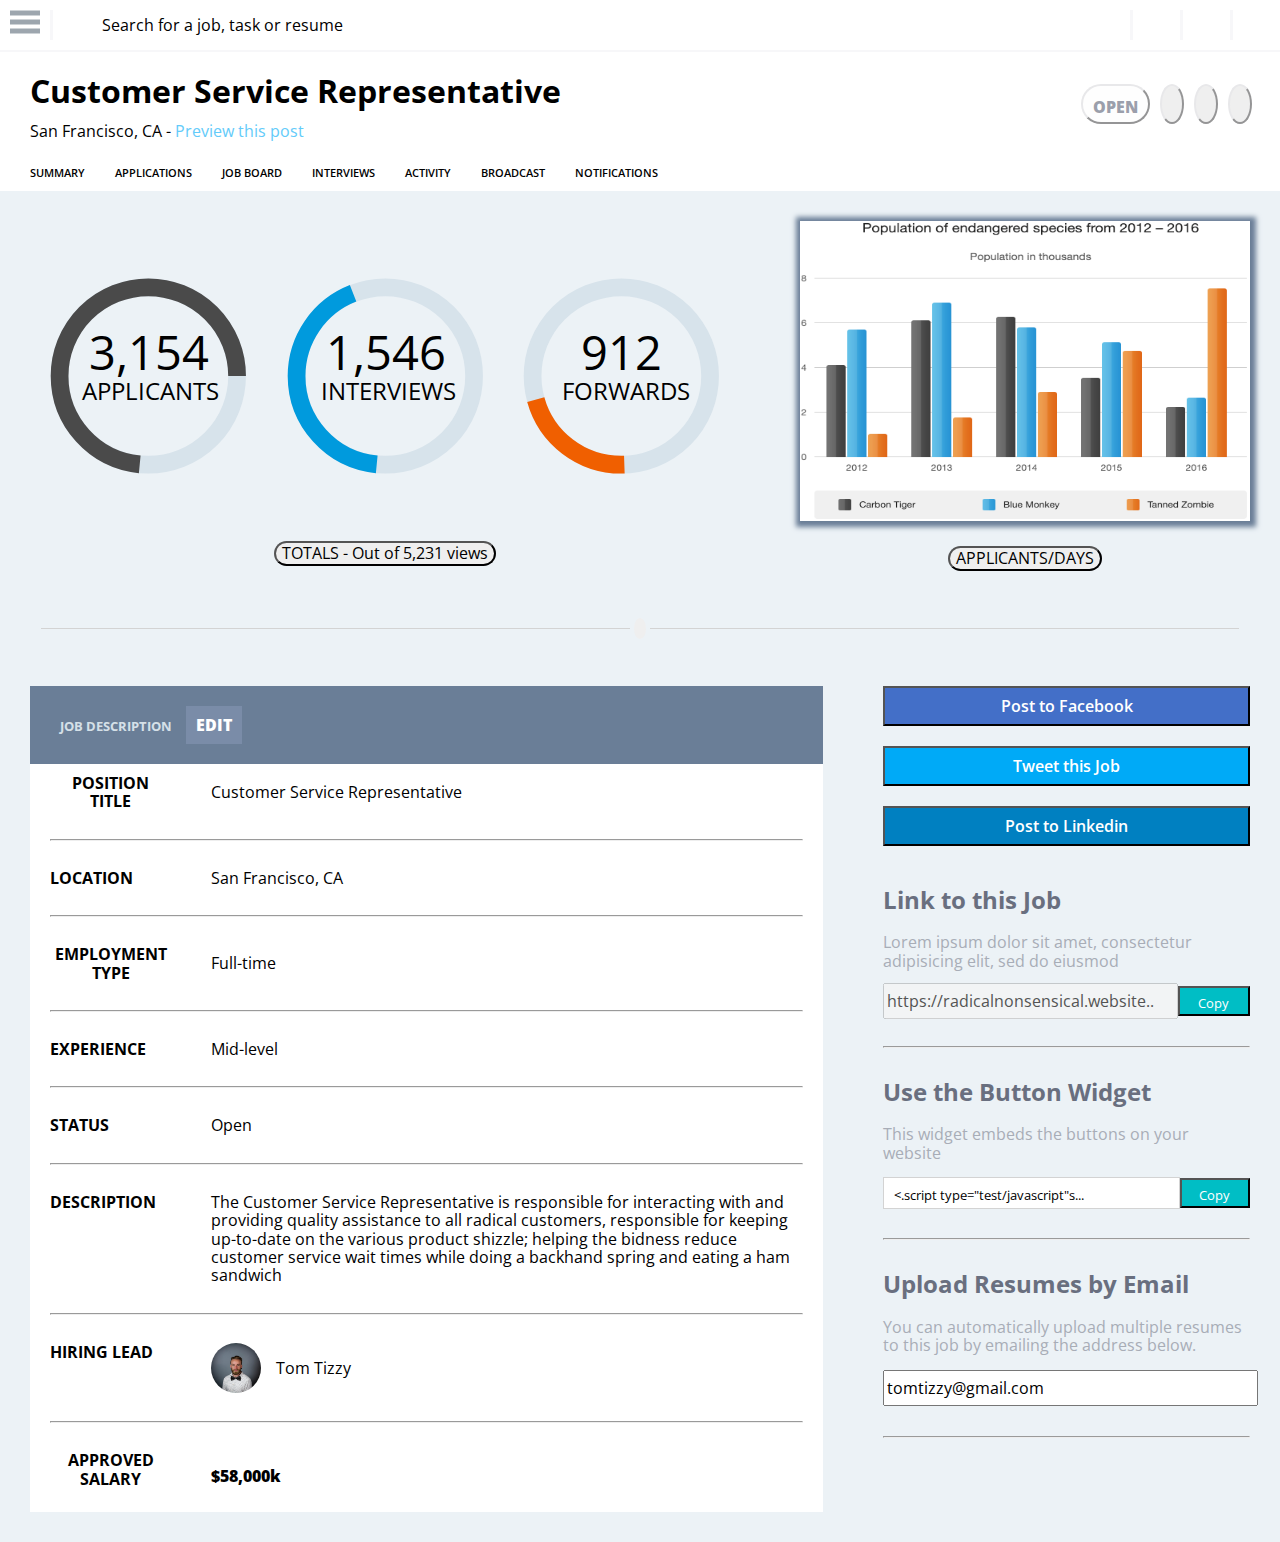
<file: index.html>
<!DOCTYPE html>
<html>
<head>
	<title>JP-Static-Comp-2</title>
	<meta name="viewport" content= "width= device-width, initial-scale=1">
	<link rel="stylesheet" type="text/css" href="normalize.css">
	<link rel="stylesheet" href="https://use.fontawesome.com/releases/v5.6.1/css/all.css" integrity="sha384-gfdkjb5BdAXd+lj+gudLWI+BXq4IuLW5IT+brZEZsLFm++aCMlF1V92rMkPaX4PP" crossorigin="anonymous">
	<link href="https://fonts.googleapis.com/css?family=Open+Sans:300,400,600,700,800" rel="stylesheet">
	<link rel="stylesheet" type="text/css" href="styles.css">
</head>
<body>
	<div class="container">
		<header>
			<section class="search">
				<span class="open-slide">
					<a href="#" onclick="openSlideMenu()">
						<svg width="30" height="30">
							<path d="M0,5 30,5" stroke="#9da6ae" stroke-width="5"/>
							<path d="M0,14 30,14" stroke="#9da6ae" stroke-width="5"/>
							<path d="M0,23 30,23" stroke="#9da6ae" stroke-width="5"/>
						</svg>
					</a>
				</span>
				<!-- =========Hamburger============ -->
				<div id="side-menu" class="side-nav">
					<nav id="menu" class="left-nav">
						<section class="profile">
							<a href="#" class="btn-close" onclick="closeSlideMenu()">&times;</a>
							<img class="profile-img" src="Resources/Static-comp-image.jpg">
							<h4>Mr. Dismal
								<i class="fas fa-angle-down"></i>
							</h4>
						</section>
						<section class="main">
							<ul>
								<span class="ul-label">
									Main
								</span>
								<li class="click">
									<i class="nav-i fas fa-home"></i>
									HOME
								</li>
								<li class="click">
									<i class="nav-i fas fa-briefcase"></i>
									JOBS
								</li>
								<li class="click">
									<i class="nav-i fas fa-file-alt"></i>
									RESUMES
								</li>
								<li class="click">
									<i class="nav-i fas fa-clipboard-list"></i>
									TASKS
								</li>
								<li class="click">
									<i class="nav-i fas fa-calendar-alt"></i>
									CALENDAR
								</li>
							</ul>
						</section>
						<section class="admin">
							<ul>
								<span class="ul-label">
									Admin
								</span>
								<li class="click">
									<i class="nav-i fas fa-user-friends"></i>
									USERS
								</li>
								<li class="click">
									<i class="nav-i fas fa-map-marker-alt"></i>
									LOCATIONS
								</li>
								<li class="click">
									<i class="nav-i fas fa-network-wired"></i>
									WORKFLOWS
								</li>
								<li class="click">
									<i class="nav-i far fa-newspaper"></i>
									JOB BOARDS
								</li>
								<li class="click">
									<i class="nav-i fas fa-comments"></i>
									SOCIAL
								</li>
							</ul>
						</section>
						<section class="Categories">
							<ul>
								<span class="ul-label">
									Categories
								</span>
								<li><div class="check-please">
									<input type="checkbox" value="None" id="box-yellow" name="check" checked />
									<label for="box-yellow">Administrative</label>
								</div></li>
								<li><div class="check-please">
									<input type="checkbox" value="None" id="box-blue" name="check" checked />
									<label for="box-blue">Design</label>
								</div></li>
								<li><div class="check-please">
									<input type="checkbox" value="None" id="box-red" name="check" checked />
									<label for="box-red">Executive</label>
								</div></li>
								<li><div class="check-please">
									<input type="checkbox" value="None" id="box-green" name="check" checked />
									<label for="box-green">Human Resources</label>
								</div></li>
							</ul>
						</section>
					</nav>
					<!--  -->
				</div>

				<!-- ===================== -->
				<i id="glass" class="search-icon fas fa-search"></i>
				<input class="search-input" type="search" value="Search for a job, task or resume"></input>
				<i id="add-user" class="search-icon fas fa-user-plus"></i>
				<i id="add-cal" class="search-icon fas fa-calendar-plus"></i>
				<i id="apps" class="search-icon fas fa-th"></i>
			</section>
			<div class="header-bottom">
				<section class="mid-head">
					<article class="head-text">
						<h1>Customer Service Representative</h1>
						<p class="location">
							<i class="fas fa-map-marker-alt"></i>
							San Francisco, CA - 
							<a id="link-preview" href="#">Preview this post</a>
						</p>
					</article>
				</section>
				<section class="buttons">
					<button class="open" onclick="turnGreen()">
						<i id="open-green" class="fas fa-circle"></i>
						<span id="txt-open">OPEN</span>
					</button>
					<button class="btn-circle">
						<i class="btn-icon fas fa-bookmark"></i>
					</button>
					<button class="btn-circle">
						<i class="btn-icon fas fa-pen"></i>
					</button>
					<button class="btn-circle">
						<i class="btn-icon fas fa-trash-alt"></i>
					</button>
				</section>
				<section class="tabs">
					<span class="tab--border">
						<p class="tab--text click">SUMMARY</p>
					</span>
					<span class="tab--border">
						<p class="tab--text click">APPLICATIONS</p>
					</span>
					<span class="tab--border">
						<p class="tab--text click">JOB BOARD</p>
					</span>
					<span class="tab--border">
						<p class="tab--text click">INTERVIEWS</p>
					</span>
					<span class="tab--border">
						<p class="tab--text click">ACTIVITY</p>
					</span>
					<span class="tab--border">
						<p class="tab--text click">BROADCAST</p>
					</span>
					<span class="tab--border">
						<p class="tab--text click">NOTIFICATIONS</p>
					</span>
				</section>
			</div>
		</header>
		<section class="graphs">
			<article class="circle">
				<div class="graph-container">
					<div class="svg-container">
						<svg width="100%" height="100%" viewBox="0 10 40 20" class="graph-circ">
							<circle class="graph-circ hole" cx="20" cy="20" r="5" fill="transparent"></circle>
							<circle class="graph-circ hours" cx="20" cy="20" r="15" fill="transparent" stroke="#d7e3eb" stroke-width="3"></circle>
							<circle class="graph-circ hour-segment" cx="20" cy="20" r="15" fill="transparent" stroke-width="3" stroke="#4a4a4a" stroke-dasharray="75 25" stroke-dashoffset="75"></circle>
							<g class="graph-text">
								<text x="22%" y="120%" class="graph-circ-label">APPLICANTS</text>
								<text x="25%" y="95%" class="graph-circ-num">3,154</text>
							</g>
						</svg>
						<svg width="100%" height="100%" viewBox="0 10 40 20" class="graph-circ">
							<circle class="graph-circ hole" cx="20" cy="20" r="5" fill="transparent"></circle>
							<circle class="graph-circ hours" cx="20" cy="20" r="15" fill="transparent" stroke="#d7e3eb" stroke-width="3"></circle>
							<circle class="graph-circ hour-segment" cx="20" cy="20" r="15" fill="transparent" stroke-width="3" stroke="#009add" stroke-dasharray="40 60" stroke-dashoffset="75"></circle>
							<g class="graph-text">
								<text x="23%" y="120%" class="graph-circ-label">INTERVIEWS</text>
								<text x="25%" y="95%" class="graph-circ-num">1,546</text>
							</g>
						</svg>
						<svg width="100%" height="100%" viewBox="0 10 40 20" class="graph-circ">
							<circle class="graph-circ hole" cx="20" cy="20" r="5" fill="transparent"></circle>
							<circle class="graph-circ hours" cx="20" cy="20" r="15" fill="transparent" stroke="#d7e3eb" stroke-width="3"></circle>
							<circle class="graph-circ hour-segment" cx="20" cy="20" r="15" fill="transparent" stroke-width="3" stroke="#f05f00" stroke-dasharray="20 78" stroke-dashoffset="75"></circle>
							<g class="graph-text">
								<text x="25%" y="120%" class="graph-circ-label">FORWARDS</text>
								<text x="33%" y="95%" class="graph-circ-num">912</text>
							</g>
						</svg>
					</div>
					<!-- <img id="bar-graph" src="imgs/bar-graph.png"> -->
					<button class="graph-button">TOTALS - Out of 5,231 views</button>
				</div>
			</article>

			<article class="bars">
				<div class="graph-container">
					<img id="bar-graph" src="imgs/bar-graph.png">
					<button class="graph-button">APPLICANTS/DAYS</button>
				</div>
			</article>
			<!-- === LINE with Arrow ===== -->
			<div class="line-container">
				<div class="line-with-caret">
					<span class="outer-line"></span>
					<button class="line-up"><span class="fas fa-caret-up" aria-hidden="true"></span></button>
					<span class="outer-line"></span>
				</div>
			</div>
			<!-- ========================= -->
		</section>
		<section class="bottom">
			<table>
				<tr>
					<th class="t-title" colspan="2">
						<h5 class="t-header">JOB DESCRIPTION</h5>
						<button class="t-edit">
							<i class="fas fa-pencil-alt"></i>
							EDIT
						</button>
					</th>
				</tr>
				<tr>
					<th class="t-name">POSITION TITLE</th>
					<td class="t-detail">Customer Service Representative</td>
				</tr>
				<tr>
					<td class="t-hr" colspan="2">
						<hr class="t-line">
					</td>
				</tr>
				<tr>
					<th class="t-name">LOCATION</th>
					<td class="t-detail">San Francisco, CA</td>
				</tr>
				<tr>
					<td class="t-hr" colspan="2">
						<hr class="t-line">
					</td>
				</tr>
				<tr>
					<th class="t-name">EMPLOYMENT TYPE</th>
					<td class="t-detail">Full-time</td>
				</tr>
				<tr>
					<td class="t-hr" colspan="2">
						<hr class="t-line">
					</td>
				</tr>
				<tr>
					<th class="t-name">EXPERIENCE</th>
					<td class="t-detail">Mid-level</td>
				</tr>
				<tr>
					<td class="t-hr" colspan="2">
						<hr class="t-line">
					</td>
				</tr>
				<tr>
					<th class="t-name">STATUS</th>
					<td class="t-detail">Open</td>
				</tr>
				<tr>
					<td class="t-hr" colspan="2">
						<hr class="t-line">
					</td>
				</tr>
				<tr>
					<th class="t-name">DESCRIPTION</th>
					<td class="t-detail">The Customer Service Representative is responsible for interacting with and providing quality assistance to all radical customers, responsible for keeping up-to-date on the various product shizzle; helping the bidness reduce customer service wait times while doing a backhand spring and eating a ham sandwich</td>
				</tr>
				<tr>
					<td class="t-hr" colspan="2">
						<hr class="t-line">
					</td>
				</tr>
				<tr>
					<th class="t-name">HIRING LEAD</th>
					<td class="t-detail">
						<div id="front-and-center">
							<img class="t-img" src="Resources/Static-comp-image.jpg">
						<p id="what-you-doing-tom">
							Tom Tizzy
						</p>
					</div>
					</td>
				</tr>
				<tr>
					<td class="t-hr" colspan="2">
						<hr class="t-line">
					</td>
				</tr>
				<tr>
					<th class="t-name">APPROVED SALARY</th>
					<td class="t-detail">
						<p id="show-me-the-money">$58,000k</p>
					</td>
				</tr>
			</table>
		</section>
		<footer>
			<aside class="social">
				<div class="button-container">
					<button id="Facebook" class="social-btn">
						<i class="fab fa-facebook"></i>
						Post to Facebook
					</button>
					<button id="Twitter" class="social-btn">
						<i class="fab fa-twitter"></i>
						Tweet this Job
					</button>
					<button id="Linkedin" class="social-btn">
						<i class="fab fa-linkedin"></i>
						Post to Linkedin
					</button>
				</div>
				<article class="links-x3">
					<h2>
						<i class="fas fa-globe-americas"></i>
						Link to this Job
					</h2>
					<p class="social-txt">Lorem ipsum dolor sit amet, consectetur adipisicing elit, sed do eiusmod
					</p>
					<div class="link-group">
						<input class="link-box" type="url" name="" disabled="true" value="https://radicalnonsensical.website..">
						<button class="copy">Copy</button>
					</div>
				</article>
				<hr class="social-hr">
				<article class="links-x3">
					<h2>
						<i class="fas fa-laptop-code"></i>
						Use the Button Widget
					</h2>
					<p class="social-txt">This widget embeds the buttons on your website</p>
					<div class="link-group">
						<!-- <input id="script" class="link-box" type="url" name="" disabled="true"> -->
						<p id="script" class="link-box"><.script type="test/javascript"s...</p>
						<button class="copy">Copy</button>
					</div>
				</article>
				<hr class="social-hr">
				<article class="links-x3">
					<h2>
						<i class="fas fa-paper-plane"></i>
						Upload Resumes by Email
					</h2>
					<p class="social-txt">You can automatically upload multiple resumes to this job by emailing the address below.</p>
						<input class="link-box link-email" type="email" value="tomtizzy@gmail.com">
				</article>
				<hr class="social-hr">
			</aside>
		</footer>
	</div>
	<script src="scripts.js"></script>
</body>
</html>
</file>
<file: styles.css>
* {
	font-family: 'Open Sans', sans-serif;
}

.container {
	display: grid;
	grid-template-columns:  1fr 1fr 1fr;
	grid-auto-rows: auto;
	grid-template-areas: 
	"header header header"
	"graphs graphs graphs"
	"bottom bottom footer"
}

/*===========Header Section===========*/
header {
	background-color: #ffffff;
	grid-area: header;
}

.search {
	border-bottom: 2px solid #f7f7f9;
	display: grid;
	justify-content: center;
	align-items: center;
	grid-template-columns:  50px 50px 4fr 50px 50px 50px;
	grid-auto-rows: 50px;
	grid-template-areas: 
	"menu glass search user cal apps";
}
#menu-toggle {
	grid-area: menu;
}

.search-box {
	grid-area: search;
	
}

.search-input {
	height: 100%;
	width: 100%;
	border: 0;
}

#add-user {
	grid-area: user;
}

#add-cal {
	grid-area: cal;
}

#apps {
	grid-area: apps;
}

.search-icon {
	padding: 15px;
	border-left: 3px solid #f7f7f9;
	cursor: pointer;
	color: #a7abb1;
}

.search-icon:hover {
	color: white;
	background-color: #00a4ff;
}

.header-bottom {
	display: grid;
	grid-auto-columns: auto;
	grid-auto-rows: auto;
	grid-template-areas: 
	"Big-txt Buttons"
	"tabs tabs";
}

.mid-head {
	grid-area: Big-txt;
	display: flex;
	flex-direction: row;
	justify-content: space-between;
	align-items: center;
}

.head-text {
	margin-left: 30px;
}

.location {
	margin-top: -10px;
	font-weight: 400;
}

.buttons {
	grid-area: Buttons;
	margin-right: 5%;
	display: flex;
	align-items: center;
	justify-content: flex-end;
}

.open,
.btn-circle {
	height: 40px;
	padding: 10px;
	margin: 0 5px;
	font-weight: 800;
}

.open {
	border-color: #e8e8ea;
	background-color: #fefefe;
	color: #9b9fab;
	border-radius: 100px;
	overflow: none;
}

.btn-circle {
	border-radius: 100%;
	border-color: #e8e8ea;
}


.btn-icon {
	color: #9b9fab;
}

.tabs {
	grid-area: tabs;
	overflow: scroll;
	display: flex;
	flex-direction: row;
	align-items: flex-end;
	font-weight: 600;
}

.tab--text {
	font-size: 70%;
}

.tab--border {
	margin-left: 30px;
}

.tab--border:hover {
	border-bottom: 2px solid #63cbfa;
	font-weight: 800;
	transition: 0.5s;
}

#link-preview {
	text-decoration: none;
	color: #63cbfa;
}
/*==========Hamburger Section==========*/
.open-slide {
	display: flex;
	justify-content: center;
	align-items: center;
}

.side-nav {
	height: 100%;
	width: 0;
	position: fixed;
	z-index: 1;
	top: 0;
	left: 0;
	background-color: #334052;
	opacity: 0.95;
	overflow-x: hidden;
	padding-top: 20px;
	transition: 0.5s;
}

.side-nav a {
	padding: 10px 10px 10px 30px;
	text-decoration: none;
	font-size: 22px;
	color: #ccc;
	display: block;
	transition: 0.3s;
}

.side-nav a:hover{
	color: #fff
}

.side-nav .btn-close {
	position: absolute;
	top: 0;
	right: 5px;
	font-size: 36px;
}

/*==========Left Nav Section==========*/
.left-nav {
	display: flex;
	flex-direction: column;
	color: #98a3b5;
}

ul {
	list-style: none;
	color: #576577;
	padding-left: 10px;
}

.ul-label {
	font-weight: 600;
	padding-bottom: 15px;
}

li {
	color: #98a3b5;
	padding-bottom: 15px;
}

.nav-i {
	display: inline-block;
	padding-right: 10px;
}

.profile {
	padding: 20px;
	display: flex;
	flex-direction: column;
	align-items: center;
}

.profile-img {
	height: 75px;
	border-radius: 100%;
}

.profile,
.main,
.admin {
	border-bottom: 2px solid #576577;
}

input[type="checkbox"]{
	visibility: hidden;
}

.click{
	cursor: pointer;
}

input[type="checkbox"] + label:before{
	border: 1px solid #333;
	background: lightgray;
	content: " ";
	display: inline-block;
	height: 16px;
	margin-right: 10px;
	vertical-align: top;
	width: 16px;
}

input[type="checkbox"]:checked + label:before {
	background: #00a5ff;
	color: #333;
	content: "\2713";
	text-align: center;
}
/*===========Graphs Section===========*/
.graphs {
	background-color: #ecf2f6;
	padding: : 30px;
	grid-area: graphs;
	display: grid;
	grid-auto-columns: 50%;
	grid-template-rows: 1fr 55px;
	grid-auto-columns: auto;
	grid-template-areas: 
	"circle bars"
	"divider divider";
}

.circle {
	grid-area: circle;
	margin: auto;
}

.svg-container {
	display: flex;
	align-items: center;
	height: 300px;
}

.graph-circ {
	width: 100%;
}

.graph-circ-label {
	font-size: 4px;
}

.graph-circ-num {
	font-size: 8px;
}

.bars {
	grid-area: bars;
	display: flex;
	flex-direction: column;
	justify-content: center;
	align-items: center;
}

.graph-container {
	display: flex;
	flex-direction: column;
	justify-content: center;
	align-items: center;
	margin: 30px;
}

#bar-graph {
	width: 450px;
	height: 300px;
	box-shadow: 1px 1px 5px 5px #6a7e97;
	margin-bottom: 10px;
}

.graph-button {
	border-radius: 100px;
	margin-top: 15px;
}

.graph-button:hover {
	background-color: #6a7e97;
	color: white;
}
/*==========Line Divider===============*/
.line-container {
	grid-area: divider;
	display: flex;
	flex-direction: column;
	justify-content: center;
	text-align: center;
}

span, .line-up {
	display: inline-block;
	vertical-align: middle;
	border: 0;
}

.line-up {
	border-radius: 100%;
}

.line-up:hover {
	background-color: #6a7e97;
	color: white;
	border: 0;
}

.outer-line {
	width: 46%;
	border-bottom: 1px solid lightgrey;
}
/*===========Bottom Section===========*/
.bottom {
	background-color: #ecf2f6;
	grid-area: bottom;
}

table {
	border-collapse: collapse;
	margin: 30px;
	background-color: white;
}

.t-title {
	background-color: #6a7e97;
	text-align: left;
	padding: 20px;
}

.t-header {
	margin: 0;
	display: inline-block;
	color: #d5e0e8;
	padding: 10px;
}

.t-edit {
	background-color: #7a8ca8;
	color: white;
	border: 0;
	padding: 10px;
	font-weight: 800;
}

.t-name,
.t-detail,
.t-hr {
	background-color: white;
	padding: 10px 20px;
	vertical-align: center;
}

.t-name {
	display: flex;
	justify-content: flex-start;
}

.t-img {
	border-radius: 100%;
	width: 50px;
	margin-right: 15px;
}

#front-and-center {
	display: flex;
	/*justify-content: center;*/
	align-items: center;
}

#show-me-the-money {
	font-weight: 800;
}
/*==========Footer Section============*/
footer {
	background-color: #ecf2f6;
	grid-area: footer;
	padding: 30px;
}

.button-container {
	display: flex;
	flex-direction: column;
	justify-content: center;
	align-items: center;
}

.social-btn {
	width: 100%;
	height: 40px;
	margin-bottom: 20px;
	color: white;
	font-weight: 600;
}

.fa-facebook,
.fa-linkedin {
	position: relative;
	right: 20px;
}

.fa-twitter {
	position: relative;
	right: 30px;
}

#Facebook {
	background-color: #436fc8;
}

#Twitter {
	background-color: #00aaf7;
}

#Linkedin {
	background-color: #0080c1;
}

h2 {
	color: #696f7f;
}

.social-txt {
	color: #a8adb7;
}

.link-group {
	height: 30px;
	width: 100%;
	display: flex;
	justify-content: center;
	align-items: center;
}

.link-box {
	height: 100%;
	width: 80%;
}

.link-email {
	width: 100%;
	height: 30px;
}

.copy {
	background-color: #00bec5;
	color: white;
	height: 100%;
	width: 20%;
	padding: 10px;
	line-height: 10px;
	font-size: 1vw;
}

#script {
	background-color: white;
	padding: 10px;
	font-size: 1vw;
	border: .25px solid lightgray;
	height: 10px;
	width: 80%;
	display: inline-block;
	/*overflow: hidden;*/
}

.social-hr {
	margin: 30px 0;
}
/*###########--MEDIA Queries--#############*/
@media screen and (max-width: 811px) {

	.container {
		grid-auto-columns:  100%;
		grid-auto-rows: auto;
		grid-template-areas: 
		"header header header"
		"graphs graphs graphs"
		"bottom bottom bottom"
		"footer footer footer";
	}
	
	.header-bottom {
		grid-template-areas: 
		"Big-txt Big-txt"
		"Buttons Buttons"
		"tabs tabs";
	}

	.buttons {
		justify-content: flex-start;
		margin: 0 10px 15px 20px;
	}

	.graphs {
		grid-template-rows: 200px 250px 50px;
		grid-row-gap: 15px;
		grid-template-areas:
		"circle circle"
		"bars bars"
		"divider divider";
	}

	.svg-container {
		height: 100px;
	}

	.graph-circ {
		padding: 10%;
	}

	.graph-container,
	#bar-graph {
		margin: 0;
	}

	#bar-graph {
		width: 320px;
		height: 200px;
		margin-bottom: 10px;
	}

	.copy,
	#script {
		font-size: 2vw;
	}
}

@media screen and (max-width: 460px) {
	.graph-circ {
		padding: 4%;
	}
}

@media screen and (max-width: 420px) {
	.head-text,
	.buttons,
	.tab--border {
		margin: 10px;
	}

	#bar-graph {
		width: 80%;
		height: 160px;
	}

	.outer-line {
		width: 35%;
	}

	table {
		margin: 5px;
		font-size: 70%;
	}
}
</file>
